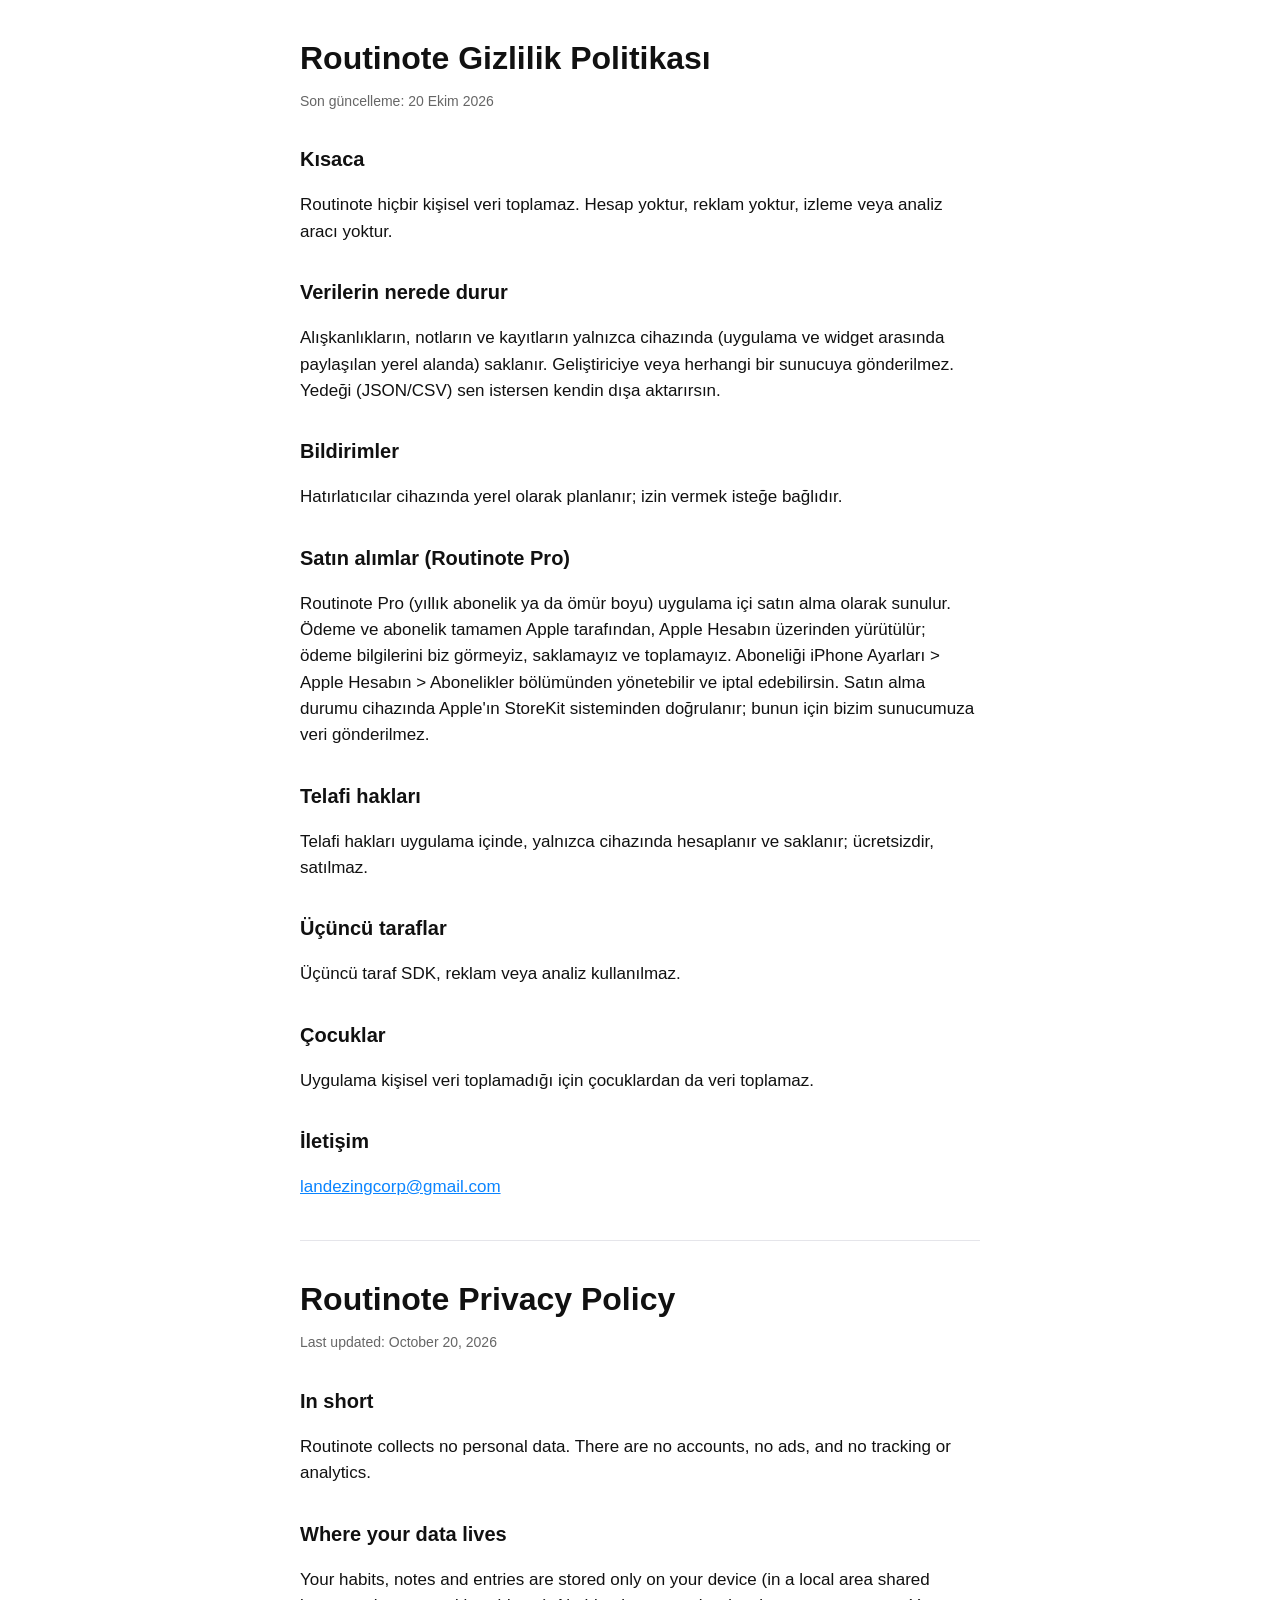
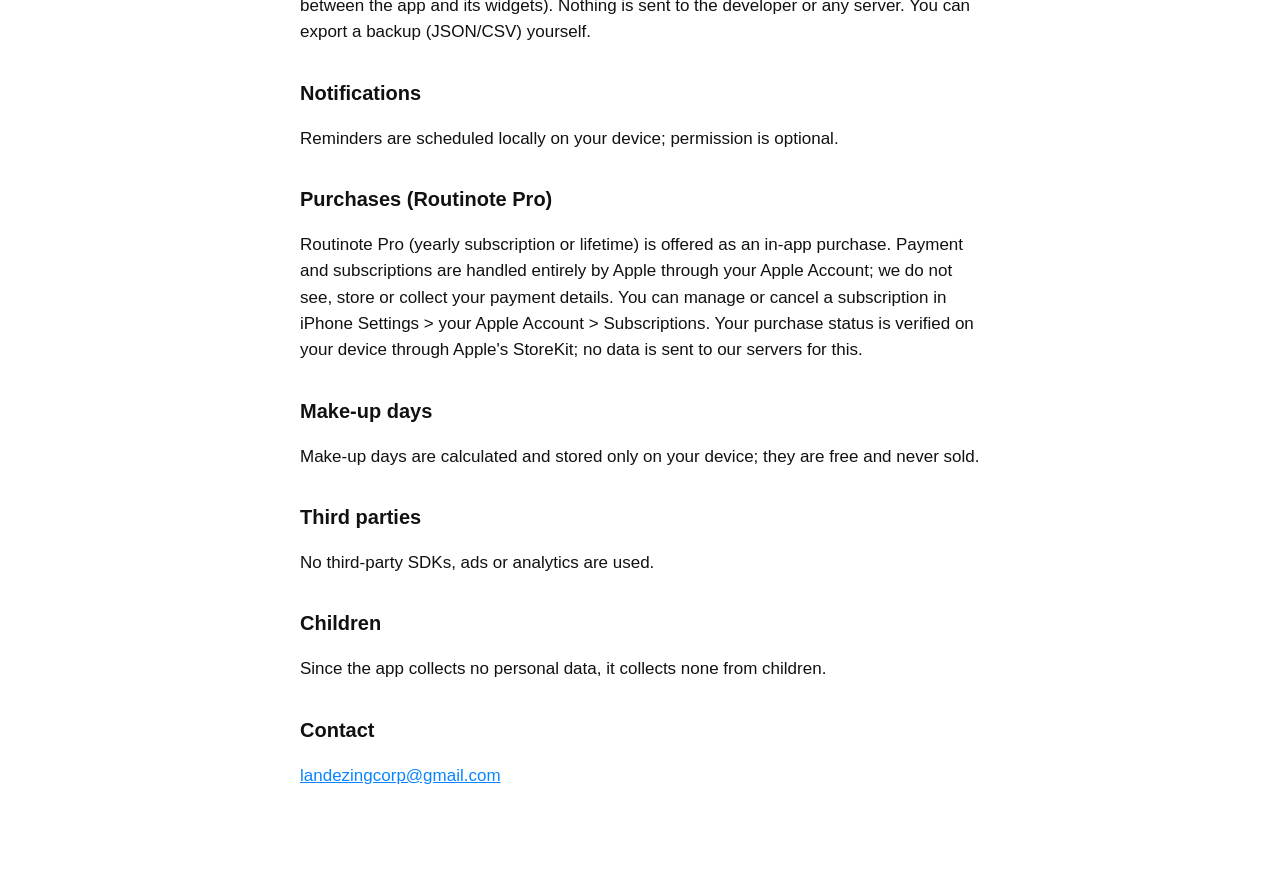
<file: privacy.html>
<!doctype html><html lang="tr"><head><meta charset="utf-8"><meta name="viewport" content="width=device-width,initial-scale=1"><title>Routinote — Gizlilik Politikası / Privacy Policy</title><link rel="stylesheet" href="style.css"></head><body><main>
<h1>Routinote Gizlilik Politikası</h1><p class="m">Son güncelleme: 20 Ekim 2026</p>
<h2>Kısaca</h2><p>Routinote hiçbir kişisel veri toplamaz. Hesap yoktur, reklam yoktur, izleme veya analiz aracı yoktur.</p>
<h2>Verilerin nerede durur</h2><p>Alışkanlıkların, notların ve kayıtların yalnızca cihazında (uygulama ve widget arasında paylaşılan yerel alanda) saklanır. Geliştiriciye veya herhangi bir sunucuya gönderilmez. Yedeği (JSON/CSV) sen istersen kendin dışa aktarırsın.</p>
<h2>Bildirimler</h2><p>Hatırlatıcılar cihazında yerel olarak planlanır; izin vermek isteğe bağlıdır.</p>
<h2>Satın alımlar (Routinote Pro)</h2><p>Routinote Pro (yıllık abonelik ya da ömür boyu) uygulama içi satın alma olarak sunulur. Ödeme ve abonelik tamamen Apple tarafından, Apple Hesabın üzerinden yürütülür; ödeme bilgilerini biz görmeyiz, saklamayız ve toplamayız. Aboneliği iPhone Ayarları &gt; Apple Hesabın &gt; Abonelikler bölümünden yönetebilir ve iptal edebilirsin. Satın alma durumu cihazında Apple'ın StoreKit sisteminden doğrulanır; bunun için bizim sunucumuza veri gönderilmez.</p><h2>Telafi hakları</h2><p>Telafi hakları uygulama içinde, yalnızca cihazında hesaplanır ve saklanır; ücretsizdir, satılmaz.</p>
<h2>Üçüncü taraflar</h2><p>Üçüncü taraf SDK, reklam veya analiz kullanılmaz.</p>
<h2>Çocuklar</h2><p>Uygulama kişisel veri toplamadığı için çocuklardan da veri toplamaz.</p>
<h2>İletişim</h2><p><a href="mailto:landezingcorp@gmail.com">landezingcorp@gmail.com</a></p>
<hr>
<h1>Routinote Privacy Policy</h1><p class="m">Last updated: October 20, 2026</p>
<h2>In short</h2><p>Routinote collects no personal data. There are no accounts, no ads, and no tracking or analytics.</p>
<h2>Where your data lives</h2><p>Your habits, notes and entries are stored only on your device (in a local area shared between the app and its widgets). Nothing is sent to the developer or any server. You can export a backup (JSON/CSV) yourself.</p>
<h2>Notifications</h2><p>Reminders are scheduled locally on your device; permission is optional.</p>
<h2>Purchases (Routinote Pro)</h2><p>Routinote Pro (yearly subscription or lifetime) is offered as an in-app purchase. Payment and subscriptions are handled entirely by Apple through your Apple Account; we do not see, store or collect your payment details. You can manage or cancel a subscription in iPhone Settings &gt; your Apple Account &gt; Subscriptions. Your purchase status is verified on your device through Apple's StoreKit; no data is sent to our servers for this.</p><h2>Make-up days</h2><p>Make-up days are calculated and stored only on your device; they are free and never sold.</p>
<h2>Third parties</h2><p>No third-party SDKs, ads or analytics are used.</p>
<h2>Children</h2><p>Since the app collects no personal data, it collects none from children.</p>
<h2>Contact</h2><p><a href="mailto:landezingcorp@gmail.com">landezingcorp@gmail.com</a></p>
</main></body></html>
</file>
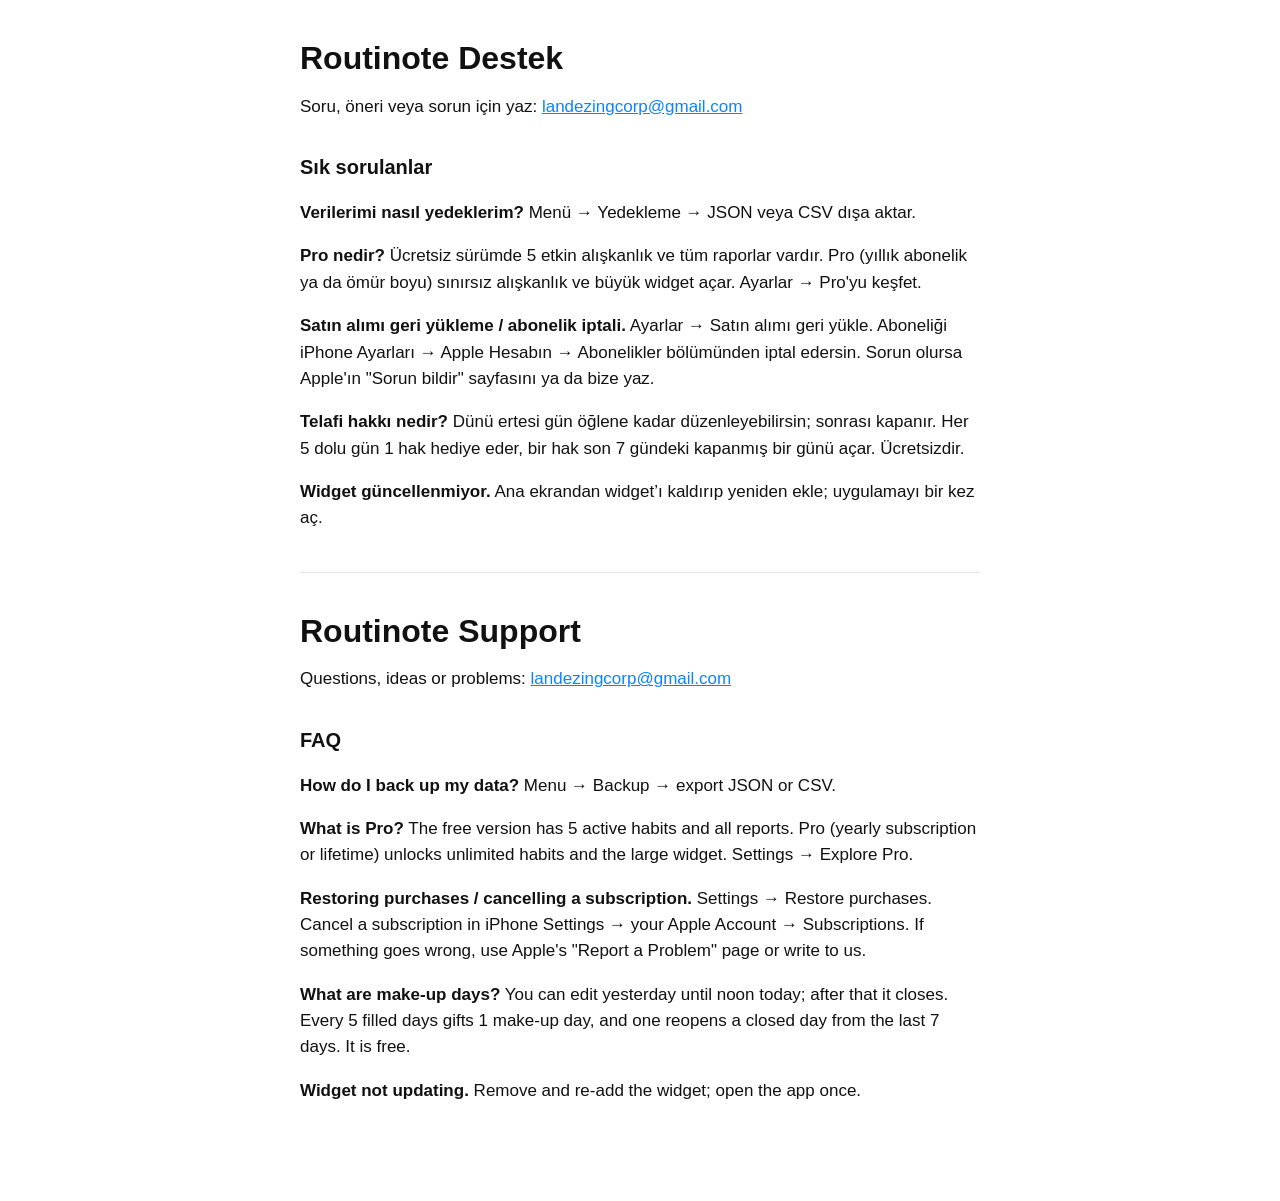
<file: support.html>
<!doctype html><html lang="tr"><head><meta charset="utf-8"><meta name="viewport" content="width=device-width,initial-scale=1"><title>Routinote — Destek / Support</title><link rel="stylesheet" href="style.css"></head><body><main>
<h1>Routinote Destek</h1><p>Soru, öneri veya sorun için yaz: <a href="mailto:landezingcorp@gmail.com">landezingcorp@gmail.com</a></p>
<h2>Sık sorulanlar</h2><p><b>Verilerimi nasıl yedeklerim?</b> Menü → Yedekleme → JSON veya CSV dışa aktar.</p><p><b>Pro nedir?</b> Ücretsiz sürümde 5 etkin alışkanlık ve tüm raporlar vardır. Pro (yıllık abonelik ya da ömür boyu) sınırsız alışkanlık ve büyük widget açar. Ayarlar → Pro'yu keşfet.</p><p><b>Satın alımı geri yükleme / abonelik iptali.</b> Ayarlar → Satın alımı geri yükle. Aboneliği iPhone Ayarları → Apple Hesabın → Abonelikler bölümünden iptal edersin. Sorun olursa Apple'ın "Sorun bildir" sayfasını ya da bize yaz.</p><p><b>Telafi hakkı nedir?</b> Dünü ertesi gün öğlene kadar düzenleyebilirsin; sonrası kapanır. Her 5 dolu gün 1 hak hediye eder, bir hak son 7 gündeki kapanmış bir günü açar. Ücretsizdir.</p><p><b>Widget güncellenmiyor.</b> Ana ekrandan widget’ı kaldırıp yeniden ekle; uygulamayı bir kez aç.</p>
<hr>
<h1>Routinote Support</h1><p>Questions, ideas or problems: <a href="mailto:landezingcorp@gmail.com">landezingcorp@gmail.com</a></p>
<h2>FAQ</h2><p><b>How do I back up my data?</b> Menu → Backup → export JSON or CSV.</p><p><b>What is Pro?</b> The free version has 5 active habits and all reports. Pro (yearly subscription or lifetime) unlocks unlimited habits and the large widget. Settings → Explore Pro.</p><p><b>Restoring purchases / cancelling a subscription.</b> Settings → Restore purchases. Cancel a subscription in iPhone Settings → your Apple Account → Subscriptions. If something goes wrong, use Apple's "Report a Problem" page or write to us.</p><p><b>What are make-up days?</b> You can edit yesterday until noon today; after that it closes. Every 5 filled days gifts 1 make-up day, and one reopens a closed day from the last 7 days. It is free.</p><p><b>Widget not updating.</b> Remove and re-add the widget; open the app once.</p>
</main></body></html>
</file>
<file: style.css>
:root{color-scheme:light dark;--bg:#fff;--fg:#111;--mut:#666;--ln:#e5e5ea}
@media(prefers-color-scheme:dark){:root{--bg:#000;--fg:#f2f2f7;--mut:#98989d;--ln:#2c2c2e}}
body{margin:0;background:var(--bg);color:var(--fg);font:17px/1.55 -apple-system,BlinkMacSystemFont,"SF Pro Text",sans-serif}
main{max-width:680px;margin:0 auto;padding:40px 20px 80px}
h1{font-size:32px;line-height:1.15;margin:0 0 6px}h2{font-size:20px;margin:32px 0 6px}
p,li{color:var(--fg)}.m{color:var(--mut);font-size:14px}a{color:#0a84ff}
hr{border:0;border-top:1px solid var(--ln);margin:40px 0}
</file>
